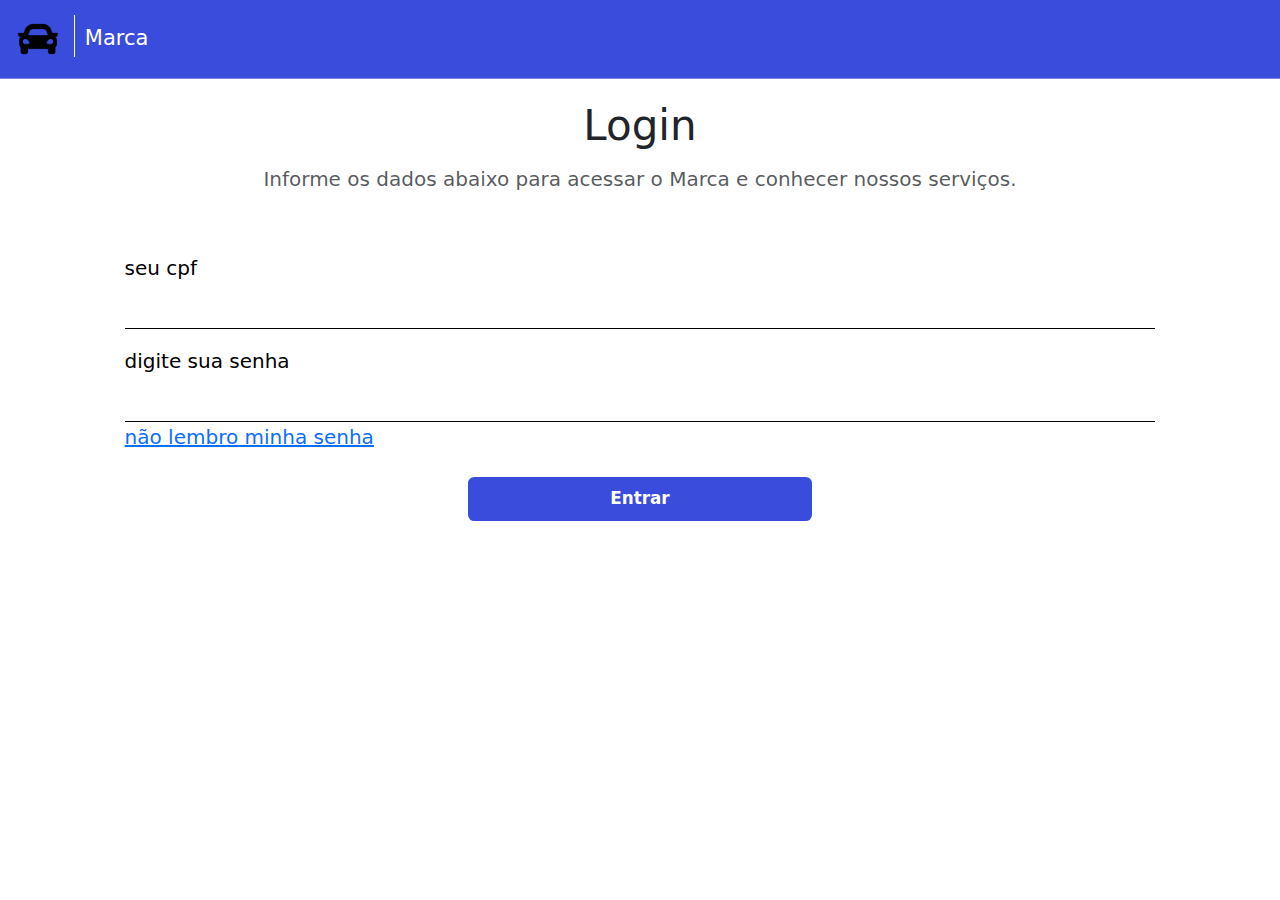
<file: view/login.html>
<!DOCTYPE html>
<html lang="en">
    <head>
        <meta charset="utf-8">
        <meta name="viewport" content="width=device-width, initial-scale=1">
        <link rel="stylesheet" href="../bootstrap-5.3.0-dist/css/bootstrap.css">
        <link rel="stylesheet" href="https://cdn.jsdelivr.net/npm/bootstrap-icons@1.10.5/font/bootstrap-icons.css">
        <link rel="stylesheet" href="../css_controller/style.css">
        <link rel="stylesheet" href="../css_controller/login.css">
        <title>Marca</title>
    </head>
<body class="conteiner-fluid pt-5 bg-white">
    <!-- NavBar -->

    <nav id="navBar" class="navbar navbar-expand-lg m-auto fixed-top">
        <div class="container-fluid col-12">
          <a class="navbar-brand text-white" href="../view/index.html">
            <img style="width: 3rem;" src="../images/carro.png" alt="">
            <div class="ms-1 me-1" id="linha_nav"></div> Marca
          </a>
          
        </div>
      </nav>
  
      <!-- Fim da NavBar -->

      <main class="p-3 pt-5 container justify-content-center col-12 align-items-center">
        <div class="container">
            <h1 class="pb-1 text-center">Login</h1>
            <p class="font_responsiva pb-3 text-center text-muted">Informe os dados abaixo para acessar o Marca e conhecer nossos serviços.</p>
            <form id="form_login" class="p-4" action="">
                <label class="text-black font_responsiva mb-3" for="cpf_usu">seu cpf</label>
                <input type="number" id="cpf_usu" name="cpf_usu" class="d-block col-12" aria-labelledby="passwordHelpBlock">
                <label class="text-black font_responsiva mb-3 mt-3" for="senha_usu">digite sua senha</label>
                <input type="text" id="senha_usu" name="senha_usu" class="d-block col-12" aria-labelledby="passwordHelpBlock">
                <a class="font_responsiva" href="#">não lembro minha senha</a>
                <button style="background-color: #3A4CDB; " id="btn_passo_a_passo" class="btn text-white d-block m-auto fw-bold col-10 col-sm-8 col-md-6 col-lg-4 p-2 mt-2 mb-2 align-self-center mt-4" type="submit">Entrar</button>
            </form>
        </div>

      </main>

      <script src="../bootstrap-5.3.0-dist/js/bootstrap.js"></script>
      <script src="https://code.jquery.com/jquery-3.7.0.min.js"></script>
</body>
</html>
</file>
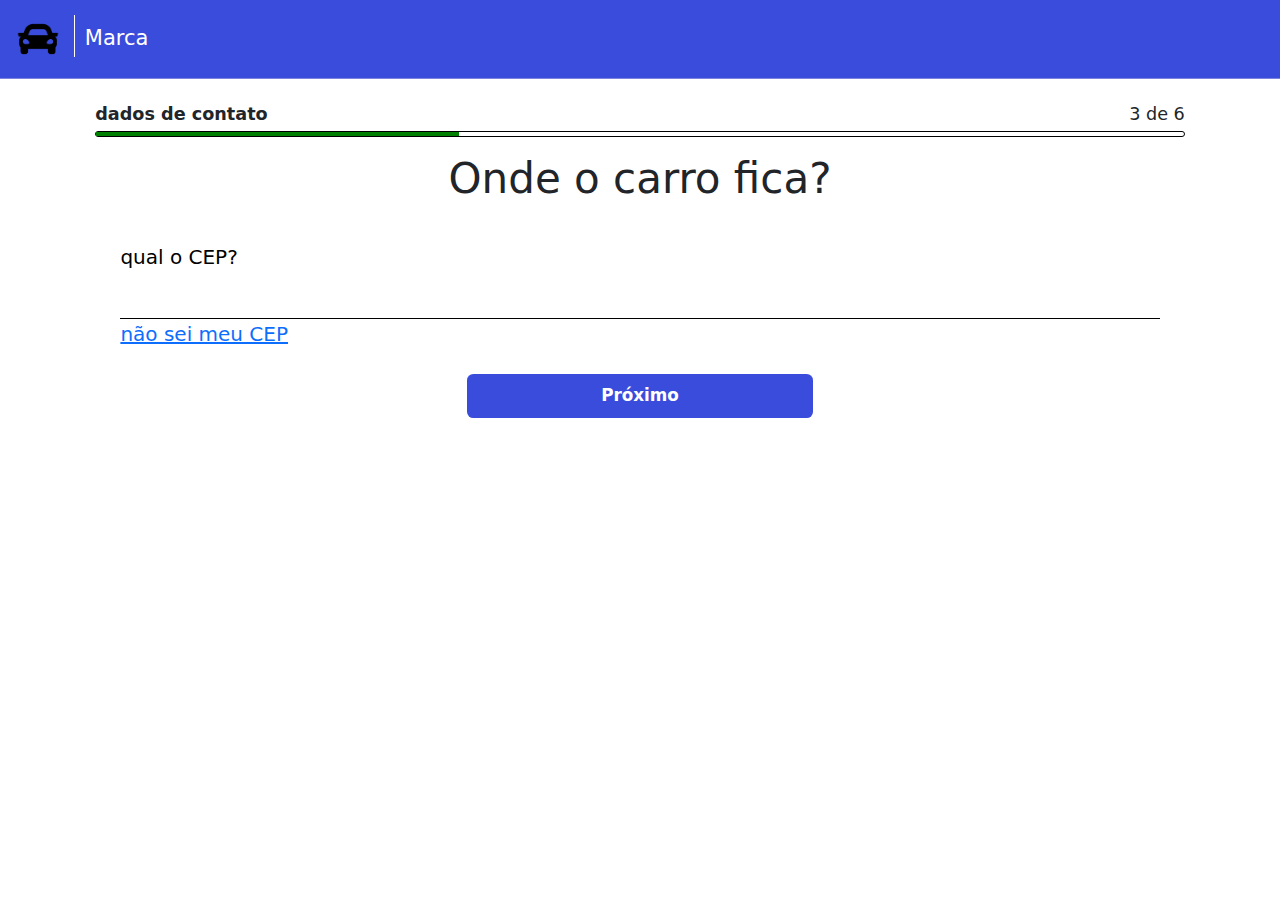
<file: view/cad_seguro/dados_contato.html>
<!DOCTYPE html>
<html lang="en">
    <head>
        <meta charset="utf-8">
        <meta name="viewport" content="width=device-width, initial-scale=1">
        <link rel="stylesheet" href="../../bootstrap-5.3.0-dist/css/bootstrap.css">
        <link rel="stylesheet" href="https://cdn.jsdelivr.net/npm/bootstrap-icons@1.10.5/font/bootstrap-icons.css">
        <link rel="stylesheet" href="../../css_controller/style.css">
        <link rel="stylesheet" href="../../css_controller/cad_seguro.css">
        <title>Marca</title>
    </head>
<body class="conteiner-fluid pt-5 bg-white">
    <!-- NavBar -->

    <nav id="navBar" class="navbar navbar-expand-lg m-auto fixed-top">
        <div class="container-fluid col-12">
          <a class="navbar-brand text-white" href="../../view/index.html">
            <img style="width: 3rem;" src="../../images/carro.png" alt="">
            <div class="ms-1 me-1" id="linha_nav"></div> Marca
          </a>
          
        </div>
      </nav>
  
      <!-- Fim da NavBar -->

      <main class=" container pt-5 justify-content-center col-12 align-items-center">
        <div class="container">

          <div class="container-fluid p-0 m-0">
            <div class="d-flex justify-content-between col-12">
              <span class="col-8 mb-1 d-flex"><strong>dados de contato</strong></span>
              <span>3 de 6</span>
            </div>
            <div style="border: 1px solid black; border-radius: 4px;" class="container-fluid p-0 mb-3 ">
              <div id="linha_cad" class="col-4"></div>
            </div>
          </div>

            <h1 class="pb-1 text-center">Onde o carro fica?</h1>
            <form id="form_cad_seguro" class="p-4" action="../cad_seguro/dados_pessoais.html">

                <label class="text-black font_responsiva mb-3" for="cpf_usu">qual o CEP?</label>
                <input type="text" id="placa_usu" name="placa_usu" class="d-block col-12" aria-labelledby="passwordHelpBlock">

                <a class="font_responsiva" href="https://buscacepinter.correios.com.br/app/endereco/index.php" target="_blank">não sei meu CEP</a>
                <button style="background-color: #3A4CDB; " id="btn_passo_a_passo" class="btn text-white d-block m-auto fw-bold col-10 col-sm-8 col-md-6 col-lg-4 p-2 mt-2 mb-2 align-self-center mt-4" type="submit">Próximo</button>

            </form>
        </div>

      </main>

      <script src="../../bootstrap-5.3.0-dist/js/bootstrap.js"></script>
      <script src="https://code.jquery.com/jquery-3.7.0.min.js"></script>
</body>
</html>
</file>
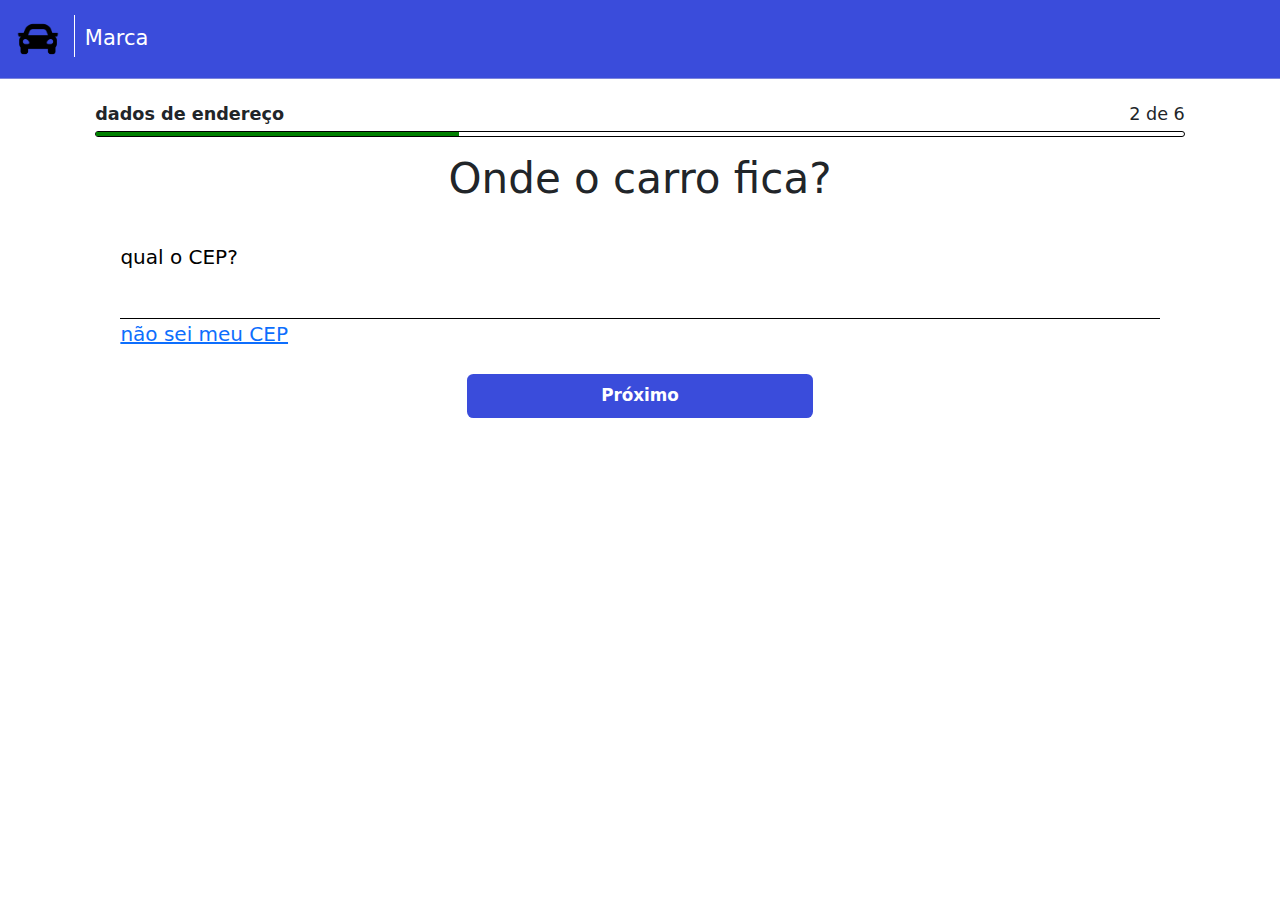
<file: view/cad_seguro/dados_endereco.html>
<!DOCTYPE html>
<html lang="en">
    <head>
        <meta charset="utf-8">
        <meta name="viewport" content="width=device-width, initial-scale=1">
        <link rel="stylesheet" href="../../bootstrap-5.3.0-dist/css/bootstrap.css">
        <link rel="stylesheet" href="https://cdn.jsdelivr.net/npm/bootstrap-icons@1.10.5/font/bootstrap-icons.css">
        <link rel="stylesheet" href="../../css_controller/style.css">
        <link rel="stylesheet" href="../../css_controller/cad_seguro.css">
        <title>Marca</title>
    </head>
<body class="conteiner-fluid pt-5 bg-white">
    <!-- NavBar -->

    <nav id="navBar" class="navbar navbar-expand-lg m-auto fixed-top">
        <div class="container-fluid col-12">
          <a class="navbar-brand text-white" href="../../view/index.html">
            <img style="width: 3rem;" src="../../images/carro.png" alt="">
            <div class="ms-1 me-1" id="linha_nav"></div> Marca
          </a>
          
        </div>
      </nav>
  
      <!-- Fim da NavBar -->

      <main class=" container pt-5 justify-content-center col-12 align-items-center">
        <div class="container">

          <div class="container-fluid p-0 m-0">
            <div class="d-flex justify-content-between col-12">
              <span class="col-8 mb-1 d-flex"><strong>dados de endereço</strong></span>
              <span>2 de 6</span>
            </div>
            <div style="border: 1px solid black; border-radius: 4px;" class="container-fluid p-0 mb-3 ">
              <div id="linha_cad" class="col-4"></div>
            </div>
          </div>

            <h1 class="pb-1 text-center">Onde o carro fica?</h1>
            <form id="form_cad_seguro" class="p-4" action="../cad_seguro/dados_pessoais.html">

                <label class="text-black font_responsiva mb-3" for="cpf_usu">qual o CEP?</label>
                <input type="text" id="placa_usu" name="placa_usu" class="d-block col-12" aria-labelledby="passwordHelpBlock">

                <a class="font_responsiva" href="https://buscacepinter.correios.com.br/app/endereco/index.php" target="_blank">não sei meu CEP</a>
                <button style="background-color: #3A4CDB; " id="btn_passo_a_passo" class="btn text-white d-block m-auto fw-bold col-10 col-sm-8 col-md-6 col-lg-4 p-2 mt-2 mb-2 align-self-center mt-4" type="submit">Próximo</button>

            </form>
        </div>

      </main>

      <script src="../../bootstrap-5.3.0-dist/js/bootstrap.js"></script>
      <script src="https://code.jquery.com/jquery-3.7.0.min.js"></script>
</body>
</html>
</file>
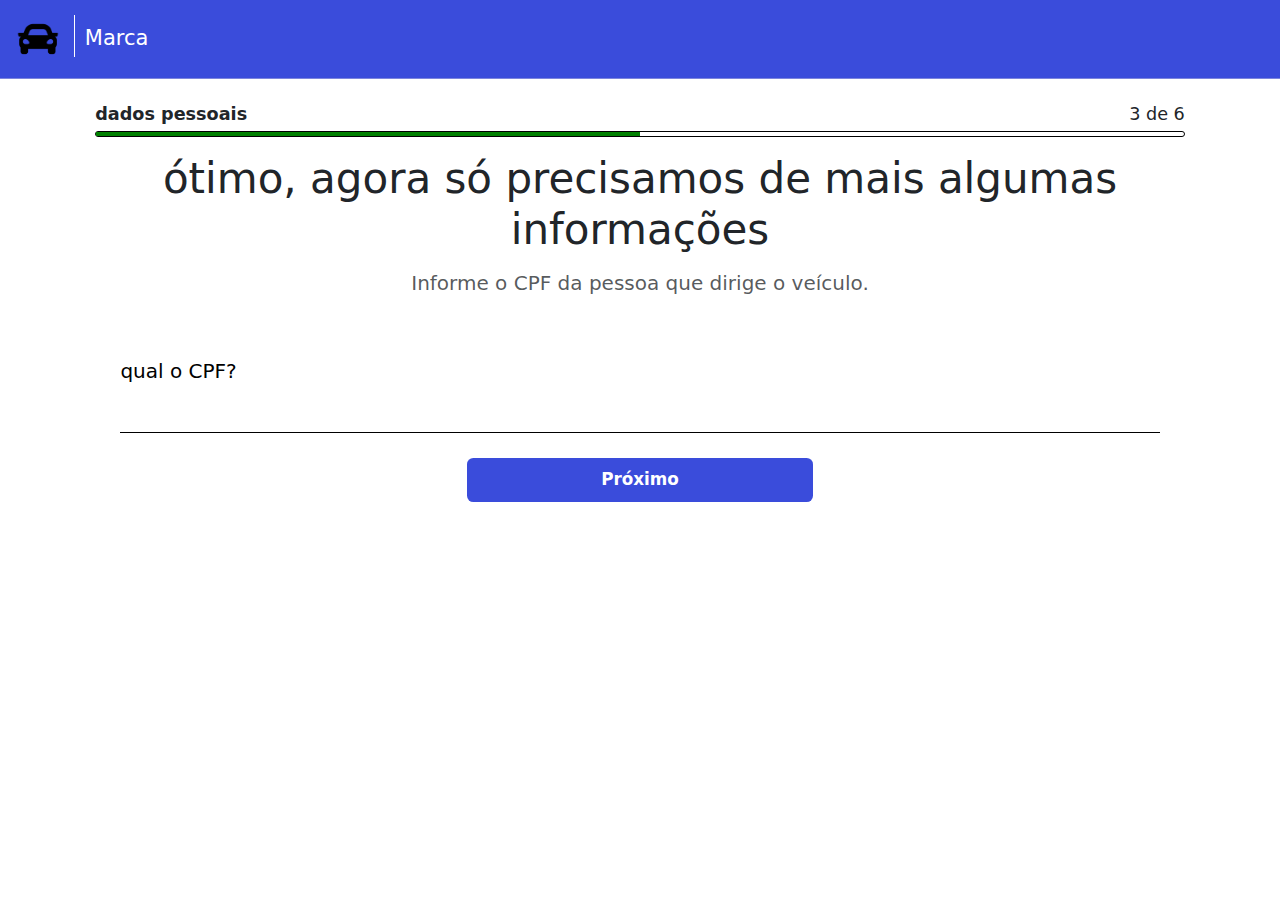
<file: view/cad_seguro/dados_pessoais.html>
<!DOCTYPE html>
<html lang="en">
    <head>
        <meta charset="utf-8">
        <meta name="viewport" content="width=device-width, initial-scale=1">
        <link rel="stylesheet" href="../../bootstrap-5.3.0-dist/css/bootstrap.css">
        <link rel="stylesheet" href="https://cdn.jsdelivr.net/npm/bootstrap-icons@1.10.5/font/bootstrap-icons.css">
        <link rel="stylesheet" href="../../css_controller/style.css">
        <link rel="stylesheet" href="../../css_controller/cad_seguro.css">
        <title>Marca</title>
    </head>
<body class="conteiner-fluid pt-5 bg-white">
    <!-- NavBar -->

    <nav id="navBar" class="navbar navbar-expand-lg m-auto fixed-top">
        <div class="container-fluid col-12">
          <a class="navbar-brand text-white" href="../../view/index.html">
            <img style="width: 3rem;" src="../../images/carro.png" alt="">
            <div class="ms-1 me-1" id="linha_nav"></div> Marca
          </a>
          
        </div>
      </nav>
  
      <!-- Fim da NavBar -->

      <main class=" container pt-5 justify-content-center col-12 align-items-center">
        <div class="container">

          <div class="container-fluid p-0 m-0">
            <div class="d-flex justify-content-between col-12">
              <span class="col-8  mb-1 d-flex"><strong>dados pessoais</strong></span>
              <span>3 de 6</span>
            </div>
            <div style="border: 1px solid black; border-radius: 4px;" class="container-fluid p-0 mb-3">
              <div id="linha_cad" class="col-6"></div>
              <div class="col-10"></div>
            </div>
          </div>

            <h1 class="pb-1 text-center">ótimo, agora só precisamos de mais algumas informações</h1>
            <p class="font_responsiva pb-3 text-center text-muted">Informe o CPF da pessoa que dirige o veículo.</p>
            <form id="form_cad_seguro" class="p-4" action="">

                <label class="text-black font_responsiva mb-3" for="cpf_usu">qual o CPF?</label>
                <input type="text" id="placa_usu" name="placa_usu" class="d-block col-12" aria-labelledby="passwordHelpBlock">

                <button style="background-color: #3A4CDB; " id="btn_passo_a_passo" class="btn text-white d-block m-auto fw-bold col-10 col-sm-8 col-md-6 col-lg-4 p-2 mt-2 mb-2 align-self-center mt-4" type="submit">Próximo</button>

            </form>
        </div>

      </main>

      <script src="../../bootstrap-5.3.0-dist/js/bootstrap.js"></script>
      <script src="https://code.jquery.com/jquery-3.7.0.min.js"></script>
</body>
</html>
</file>
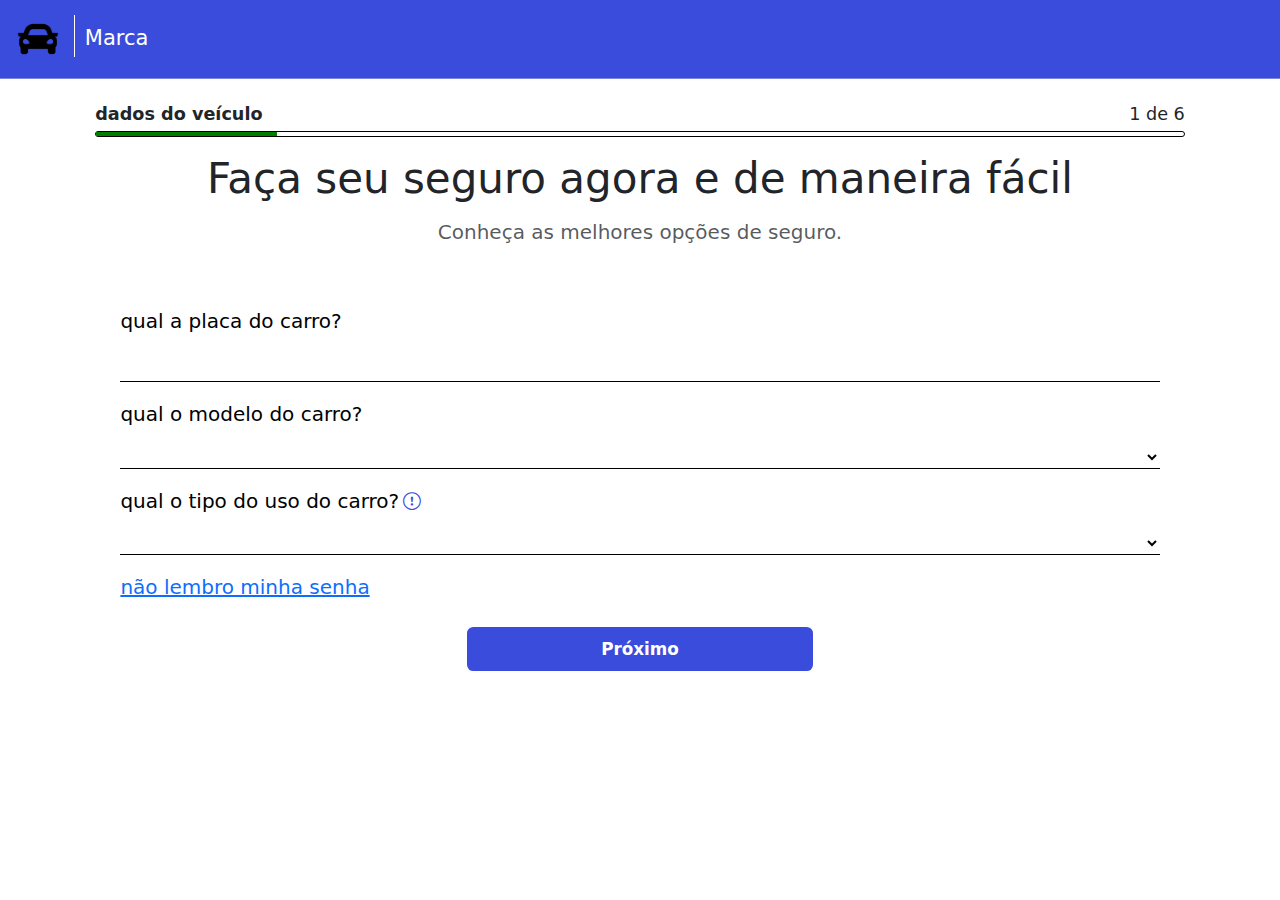
<file: view/cad_seguro/dados_veiculo.html>
<!DOCTYPE html>
<html lang="en">
    <head>
        <meta charset="utf-8">
        <meta name="viewport" content="width=device-width, initial-scale=1">
        <link rel="stylesheet" href="../../bootstrap-5.3.0-dist/css/bootstrap.css">
        <link rel="stylesheet" href="https://cdn.jsdelivr.net/npm/bootstrap-icons@1.10.5/font/bootstrap-icons.css">
        <link rel="stylesheet" href="../../css_controller/style.css">
        <link rel="stylesheet" href="../../css_controller/cad_seguro.css">
        <title>Marca</title>
    </head>
<body class="conteiner-fluid pt-5 bg-white">
    <!-- NavBar -->

    <nav id="navBar" class="navbar navbar-expand-lg m-auto fixed-top">
        <div class="container-fluid col-12">
          <a class="navbar-brand text-white" href="../../view/index.html">
            <img style="width: 3rem;" src="../../images/carro.png" alt="">
            <div class="ms-1 me-1" id="linha_nav"></div> Marca
          </a>
          
        </div>
      </nav>
  
      <!-- Fim da NavBar -->

      <main class=" container pt-5 justify-content-center col-12 align-items-center">
        <div class="container">

          <div class="container-fluid p-0 m-0">
            <div class="d-flex justify-content-between col-12">
              <span class="col-8  mb-1 d-flex"><strong>dados do veículo</strong></span>
              <span>1 de 6</span>
            </div>
            <div style="border: 1px solid black; border-radius: 4px;" class="container-fluid p-0 mb-3">
              <div id="linha_cad" class="col-2"></div>
              <div class="col-10"></div>
            </div>
          </div>

            <h1 class="pb-1 text-center">Faça seu seguro agora e de maneira fácil</h1>
            <p class="font_responsiva pb-3 text-center text-muted">Conheça as melhores opções de seguro.</p>
            <form id="form_cad_seguro" class="p-4" action="../cad_seguro/dados_endereco.html">

                <label class="text-black font_responsiva mb-3" for="cpf_usu">qual a placa do carro?</label>
                <input type="text" id="placa_usu" name="placa_usu" class="d-block col-12" aria-labelledby="passwordHelpBlock">
                <label class="text-black font_responsiva mb-3 mt-3" for="modelo_carro_usu">qual o modelo do carro?</label>

                <select name="modelo_carro_usu" id="modelo_carro_usu" class="d-block col-12 mb-3" aria-label="Default select example">
                    <option selected></option>
                    <option value="1">One</option>
                    <option value="2">Two</option>
                    <option value="3">Three</option>
                </select>

                <label class="text-black font_responsiva mb-3" for="modelo_carro_usu">qual o tipo do uso do carro?<i style="color: #3A4CDB;" class="bi bi-exclamation-circle ms-1" data-toggle="tooltip" data-placement="top" title="por enquanto só trabalhamos com veículos privados."></i></label>

                <select name="tipo_carro_usu" id="tipo_carro_usu" class="d-block col-12 mb-3" aria-label="Default select example">
                    <option selected></option>
                    <option value="1">One</option>
                    <option value="2">Two</option>
                    <option value="3">Three</option>
                </select>

                <a class="font_responsiva" href="#">não lembro minha senha</a>
                <button style="background-color: #3A4CDB; " id="btn_passo_a_passo" class="btn text-white d-block m-auto fw-bold col-10 col-sm-8 col-md-6 col-lg-4 p-2 mt-2 mb-2 align-self-center mt-4" type="submit">Próximo</button>

            </form>
        </div>

      </main>

      <script src="../../bootstrap-5.3.0-dist/js/bootstrap.js"></script>
      <script src="https://code.jquery.com/jquery-3.7.0.min.js"></script>
</body>
</html>
</file>
<file: css_controller/style.css>
*{
    font-size: 1.05rem;
}

html{
    scroll-behavior: smooth;
}

#body_style{
    background-color: #3A4CDB;
}

#navBar{
    background-color: #3A4CDB;
    border-bottom: 1px solid rgba(228, 225, 225, 0.39);
}

#linha_nav{
    display: inline-block;
    background-color: white;
    width: 0.1px;
    height: 2.5rem;
    margin-bottom: -0.7rem;
}

.link_nav{
    font-weight: 500;
    font-size: 1rem;
    cursor: pointer;
}

.link_nav:hover{
    color: rgba(255, 255, 255, 0.705) !important ;
}

#icon_login{
    font-size: 25px;
    color: white;
}

.div_passo_a_passo:hover{
    scale: 1.05;
    transition: 0.5s ease-in-out;
}

.circulo_passo_a_passo {
    border: 0.2rem solid #3A4CDB;
    border-radius: 100%;
    min-width: 50px;
    min-height: 50px;

    width: 8vw;
    height: 8vw;
    display: flex;
    justify-content: center;
    align-items: center;
    font-size: 2rem;
    margin-bottom: 1rem;
}

#section_planos{
    background-color: #2E97DB;
}

#div_recomendado{
    background-color: #7F44DB;
    border-radius: 5px 5px 0px 0px;
}

#plano_recomendado:hover, .div_planos2:hover{
    scale: 1.03;
    cursor: pointer;
}

.icone_check_planos{
    font-size: 1.5rem;
}

.caixas_especiais{
    border: 2px solid gray; 
}

/* MediaQuerys */

/* Estilos para telas pequenas */
@media (max-width: 576px) {
    .font_responsiva {
        font-size: 14px;
    }
    .font_responsiva_icones{
        font-size: 20px;
        width: 35px;
        height: 35px;
    }
}

/* Estilos para telas médias */
@media (min-width: 577px) and (max-width: 992px) {
    .font_responsiva {
        font-size: 18px;
    }
    .font_responsiva_icones{
        font-size: 25px;
        width: 45px;
        height: 45px;
    }
}

/* Estilos para telas grandes */
@media (min-width: 993px) {
    .font_responsiva {
        font-size: 20px;
    }
    .font_responsiva_icones{
        font-size: 35px;
        width: 50px;
        height: 50px;
    }
}

/* Fim das MediaQuerys */

/* Animação da Section Inicial */

.fade-in-left.fade-in {
    opacity: 1;
    transform: translateX(0);
}

.fade-in-right.fade-in {
    opacity: 1;
    transform: translateX(0);
}


/* Classe para desaparecer suavemente para a esquerda */
.fade-out-left {
    animation: fadeOutLeft 0.5s forwards;
}

@keyframes fadeOutLeft {
    0% {
        opacity: 1;
        transform: translateX(0);
    }
    100% {
        opacity: 0;
        transform: translateX(-20px);
    }
}

.scroll-to-top {
    position: fixed;
    bottom: 20px;
    right: 20px;
    width: 40px;
    height: 40px;
    background-color: #3A4CDB;
    border-radius: 50%;
    display: none;
    justify-content: center;
    align-items: center;
    cursor: pointer;
  }
  
  .scroll-to-top i {
    color: white;
  }
  
  .scroll-to-top.show {
    display: flex;
  }
  

/* Classe para desaparecer suavemente para a direita */
.fade-out-right {
    animation: fadeOutRight 0.5s forwards;
}

@keyframes fadeOutRight {
    0% {
        opacity: 1;
        transform: translateX(0);
    }
    100% {
        opacity: 0;
        transform: translateX(20px);
    }
}

.fade-in-left{
    animation: fadeInLeft 1s forwards;
}


@keyframes fadeInLeft {
    0% {
        opacity: 0;
        transform: translateX(-50px);
    }
    100% {
        opacity: 1;
        transform: translateX(0px);
    }
}

.fade-in-right{
    animation: fadeInRight 1s forwards;
}


@keyframes fadeInRight {
    0% {
        opacity: 0;
        transform: translateX(50);
    }
    100% {
        opacity: 1;
        transform: translateX(0px);
    }
}

/* Fim da Animação da Section Inicial */
</file>
<file: css_controller/login.css>
#form_login{
    background-color: rgb(255, 255, 255);
}

#cpf_usu,#senha_usu{
    background-color: rgb(255, 255, 255);
    border-top: none;
    border-left: none;
    border-right: none;
    border-bottom: solid 1px rgb(0, 0, 0);
    color: rgb(0, 0, 0);
}

textarea:focus, input:focus, select:focus {
    box-shadow: 0 0 0 0;
    border: 0 none;
    outline: 0;
}
</file>
<file: css_controller/cad_seguro.css>
#form_cad_seguro{
    background-color: rgb(255, 255, 255);
}

#placa_usu,#senha_usu,#modelo_carro_usu,#tipo_carro_usu{
    background-color: rgb(255, 255, 255);
    border-top: none;
    border-left: none;
    border-right: none;
    border-bottom: solid 1px rgb(0, 0, 0);
    color: rgb(0, 0, 0);
}

#linha_cad{
    height: 1px;
    background-color: green;
    padding: 2px;
}

textarea:focus, input:focus, select:focus {
    box-shadow: 0 0 0 0;
    border: 0 none;
    outline: 0;
}
</file>
